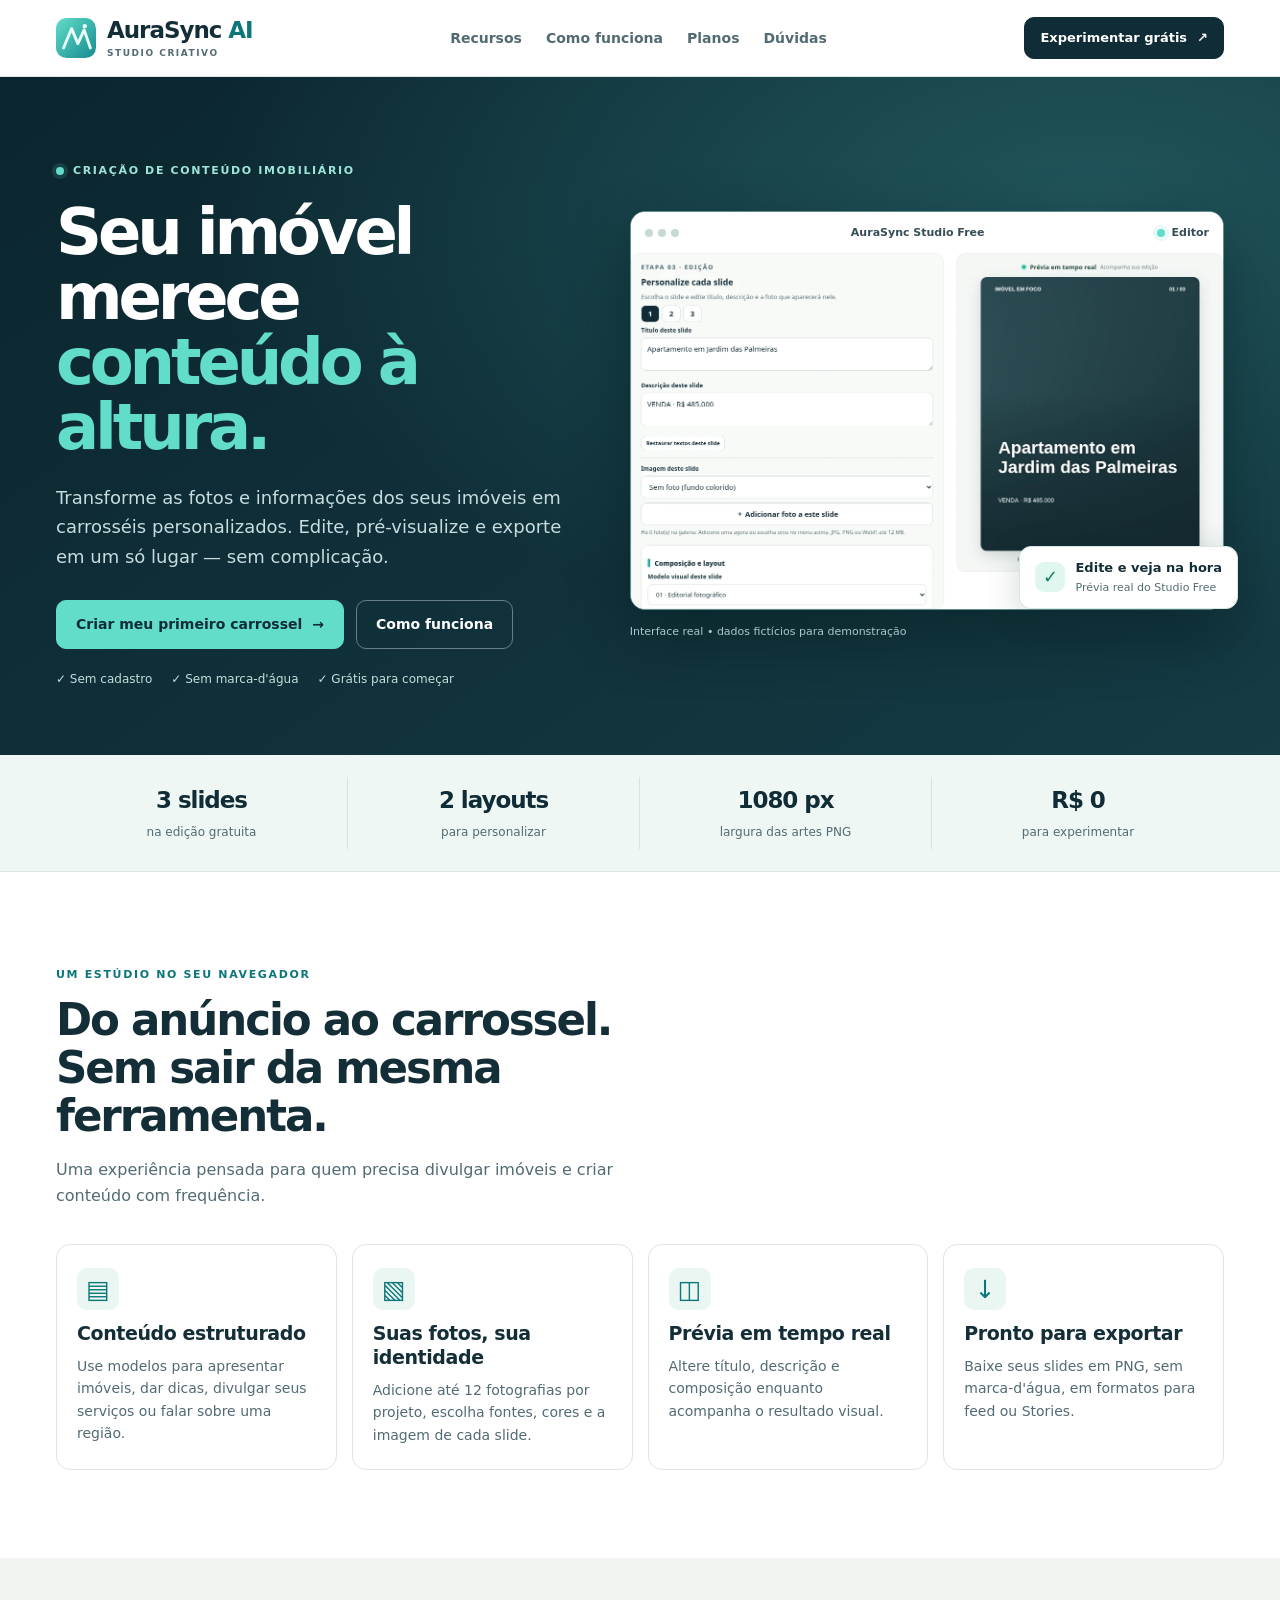
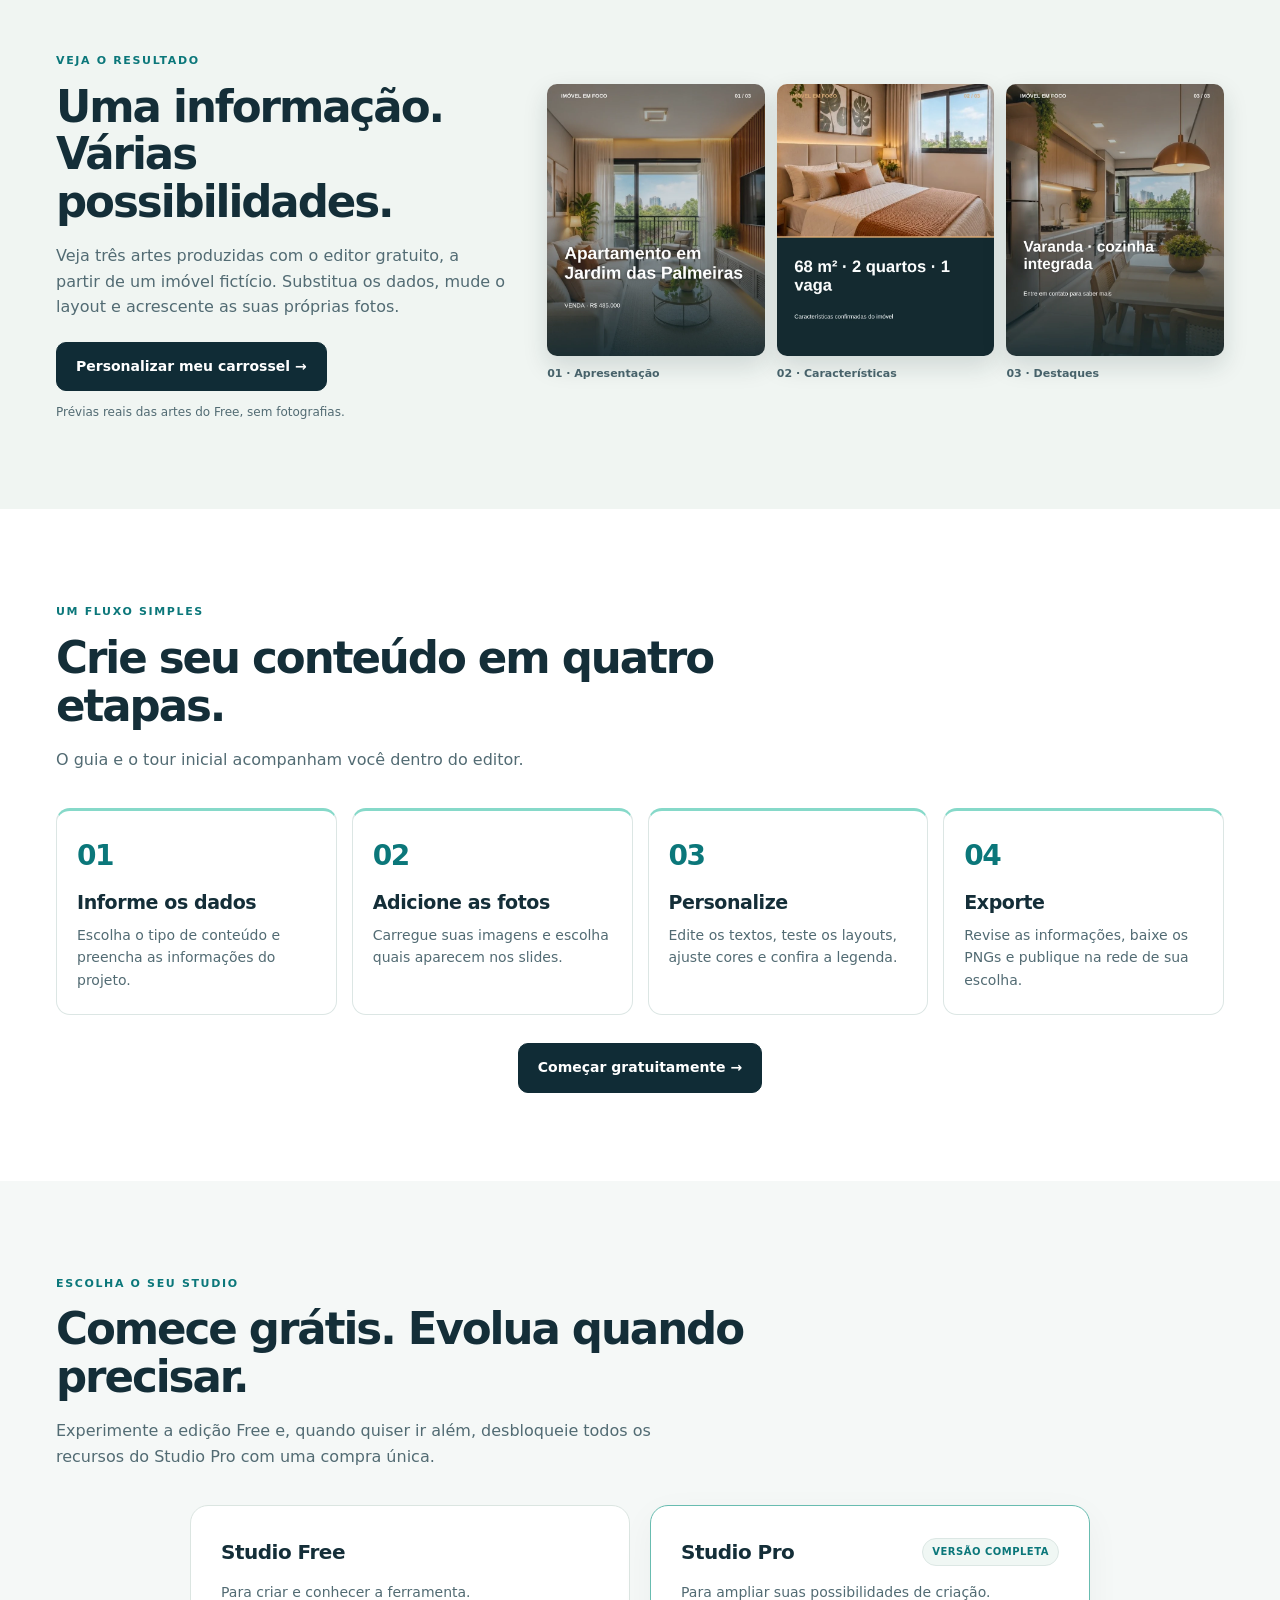
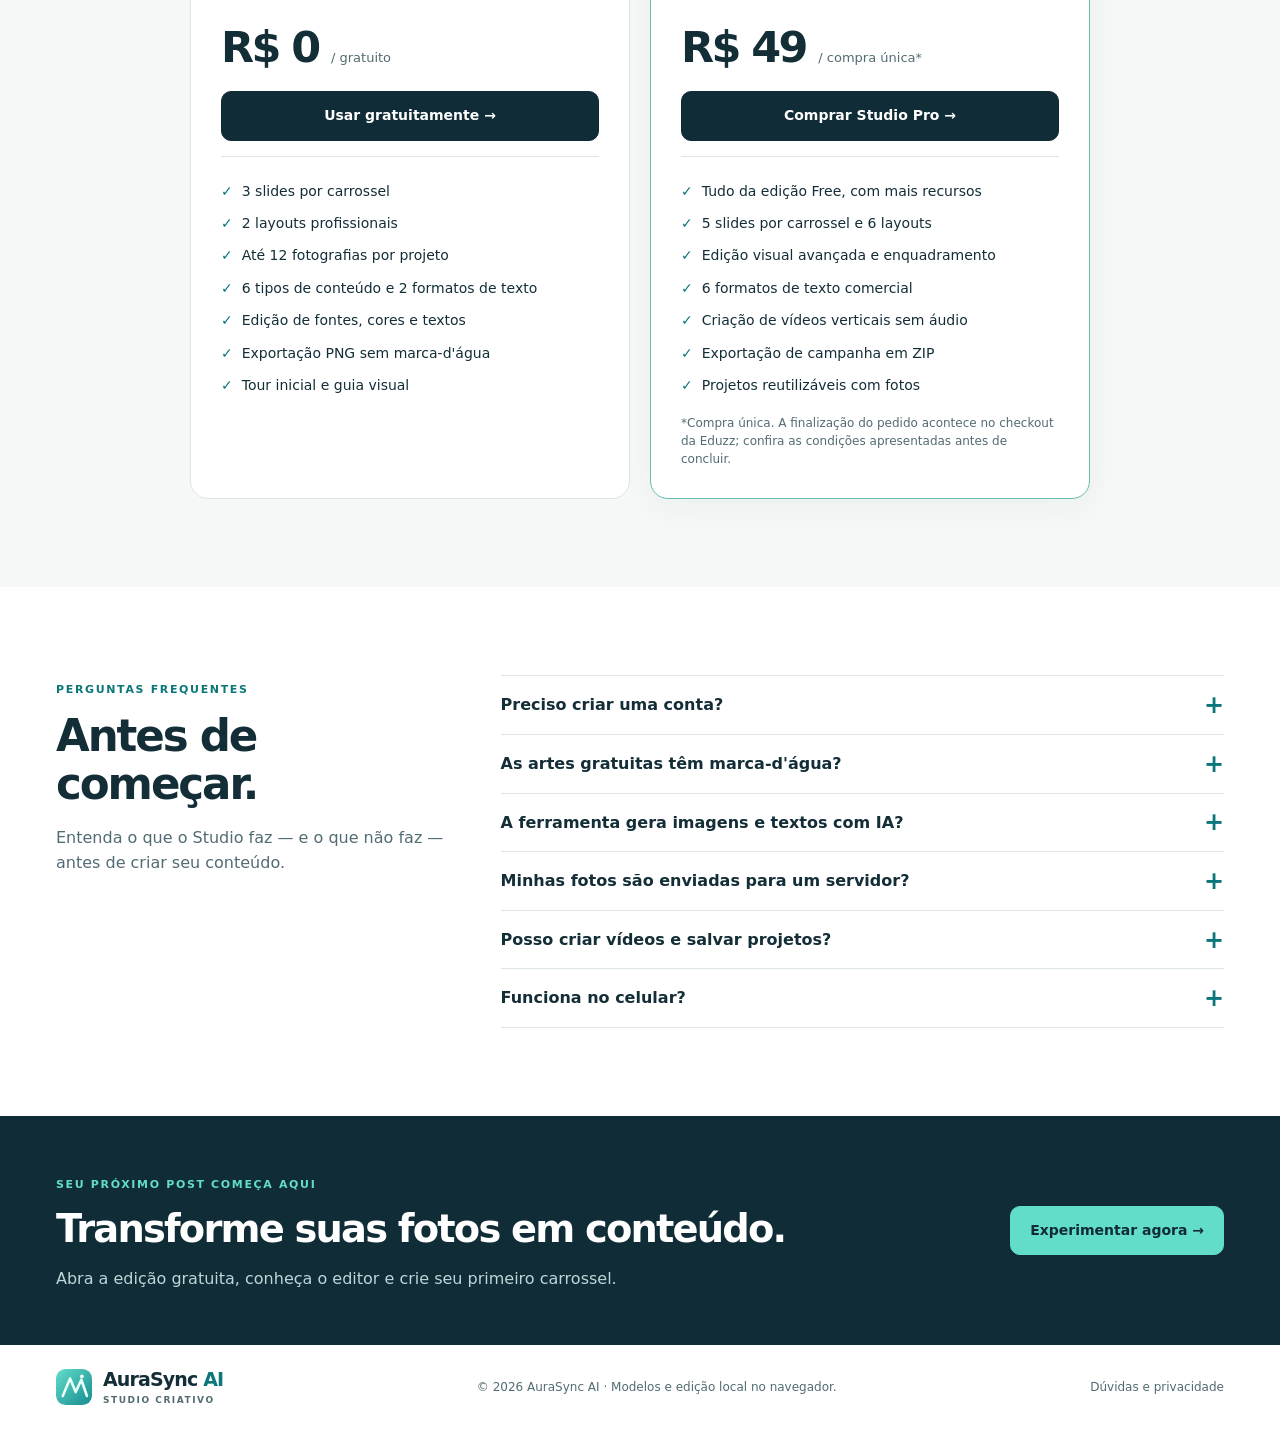
<file: index.html>
<!doctype html>
<html lang="pt-BR"><head><meta charset="utf-8"><meta name="viewport" content="width=device-width, initial-scale=1"><title>AuraSync Studio | Crie conteúdo imobiliário com facilidade</title><meta name="description" content="Crie carrosséis imobiliários personalizados com suas fotos, textos e layouts. Experimente o AuraSync Studio Free sem cadastro e exporte suas artes sem marca-d'água."><meta name="theme-color" content="#102c36"><meta property="og:title" content="AuraSync Studio — Seu imóvel merece conteúdo à altura"><meta property="og:description" content="Transforme fotos e informações em carrosséis. Experimente a edição gratuita."><meta property="og:type" content="website"><link rel="icon" href="assets/logo.svg" type="image/svg+xml"><link rel="stylesheet" href="css/landing.css"><script src="js/landing.js" defer></script></head>
<body><a class="skip" href="#main">Pular para o conteúdo</a><header class="header"><div class="container nav"><a href="./" class="brand" aria-label="AuraSync AI, início"><img src="assets/logo.svg" width="40" height="40" alt=""><span>AuraSync <b>AI</b><small>STUDIO CRIATIVO</small></span></a><button type="button" class="menu" aria-expanded="false" aria-controls="navlinks" aria-label="Abrir menu">☰</button><nav id="navlinks" aria-label="Navegação principal"><a href="#recursos">Recursos</a><a href="#como-funciona">Como funciona</a><a href="#planos">Planos</a><a href="#faq">Dúvidas</a></nav><a class="btn navcta" href="studio/">Experimentar grátis <span>↗</span></a></div></header>
<main id="main"><section class="hero"><div class="container hero-grid"><div class="hero-copy"><div class="eyebrow hero-label"><span class="status-dot"></span> CRIAÇÃO DE CONTEÚDO IMOBILIÁRIO</div><h1>Seu imóvel merece <em>conteúdo à altura.</em></h1><p>Transforme as fotos e informações dos seus imóveis em carrosséis personalizados. Edite, pré-visualize e exporte em um só lugar — sem complicação.</p><div class="actions"><a class="btn bright" href="studio/">Criar meu primeiro carrossel <span>→</span></a><a href="#como-funciona" class="btn ghost">Como funciona</a></div><div class="trust"><span>✓ Sem cadastro</span><span>✓ Sem marca-d'água</span><span>✓ Grátis para começar</span></div></div><div class="hero-visual"><div class="browser"><div class="browserbar"><span class="dots"><i></i><i></i><i></i></span><span>AuraSync Studio Free</span><span class="browser-live"><i></i> Editor</span></div><img src="assets/editor.webp" width="1234" height="741" alt="Captura real do editor: controles de texto e foto à esquerda, prévia de carrossel à direita."></div><div class="float-note"><span class="check-icon">✓</span><div><strong>Edite e veja na hora</strong><small>Prévia real do Studio Free</small></div></div><p class="visual-caption">Interface real • dados fictícios para demonstração</p></div></div></section>
<section class="quick"><div class="container quick-grid"><div><strong>3 slides</strong><span>na edição gratuita</span></div><div><strong>2 layouts</strong><span>para personalizar</span></div><div><strong>1080 px</strong><span>largura das artes PNG</span></div><div><strong>R$ 0</strong><span>para experimentar</span></div></div></section>
<section class="section" id="recursos"><div class="container"><div class="section-head"><span class="eyebrow">UM ESTÚDIO NO SEU NAVEGADOR</span><h2>Do anúncio ao carrossel.<br>Sem sair da mesma ferramenta.</h2><p>Uma experiência pensada para quem precisa divulgar imóveis e criar conteúdo com frequência.</p></div><div class="features"><article><span class="feature-icon">▤</span><h3>Conteúdo estruturado</h3><p>Use modelos para apresentar imóveis, dar dicas, divulgar seus serviços ou falar sobre uma região.</p></article><article><span class="feature-icon">▧</span><h3>Suas fotos, sua identidade</h3><p>Adicione até 12 fotografias por projeto, escolha fontes, cores e a imagem de cada slide.</p></article><article><span class="feature-icon">◫</span><h3>Prévia em tempo real</h3><p>Altere título, descrição e composição enquanto acompanha o resultado visual.</p></article><article><span class="feature-icon">↓</span><h3>Pronto para exportar</h3><p>Baixe seus slides em PNG, sem marca-d'água, em formatos para feed ou Stories.</p></article></div></div></section>
<section class="section sample" id="exemplos"><div class="container sample-grid"><div><span class="eyebrow">VEJA O RESULTADO</span><h2>Uma informação.<br>Várias possibilidades.</h2><p>Veja três artes produzidas com o editor gratuito, a partir de um imóvel fictício. Substitua os dados, mude o layout e acrescente as suas próprias fotos.</p><a class="btn" href="studio/">Personalizar meu carrossel →</a><p class="small muted">Prévias reais das artes do Free, sem fotografias.</p></div><div class="sample-cards"><figure><img src="assets/slide-1.webp" alt="Slide 1: apresentação do apartamento fictício"><figcaption>01 · Apresentação</figcaption></figure><figure><img src="assets/slide-2.webp" alt="Slide 2: características do apartamento fictício"><figcaption>02 · Características</figcaption></figure><figure><img src="assets/slide-3.webp" alt="Slide 3: destaques do apartamento fictício"><figcaption>03 · Destaques</figcaption></figure></div></div></section>
<section class="section" id="como-funciona"><div class="container"><div class="section-head"><span class="eyebrow">UM FLUXO SIMPLES</span><h2>Crie seu conteúdo em quatro etapas.</h2><p>O guia e o tour inicial acompanham você dentro do editor.</p></div><div class="steps-grid"><article><span class="step">01</span><h3>Informe os dados</h3><p>Escolha o tipo de conteúdo e preencha as informações do projeto.</p></article><article><span class="step">02</span><h3>Adicione as fotos</h3><p>Carregue suas imagens e escolha quais aparecem nos slides.</p></article><article><span class="step">03</span><h3>Personalize</h3><p>Edite os textos, teste os layouts, ajuste cores e confira a legenda.</p></article><article><span class="step">04</span><h3>Exporte</h3><p>Revise as informações, baixe os PNGs e publique na rede de sua escolha.</p></article></div><div class="center"><a href="studio/" class="btn">Começar gratuitamente →</a></div></div></section>
<section class="section plans" id="planos"><div class="container"><div class="section-head"><span class="eyebrow">ESCOLHA O SEU STUDIO</span><h2>Comece grátis. Evolua quando precisar.</h2><p>Experimente a edição Free e, quando quiser ir além, desbloqueie todos os recursos do Studio Pro com uma compra única.</p></div><div class="pricing"><article class="plan"><span class="plan-name">Studio Free</span><p>Para criar e conhecer a ferramenta.</p><div class="price">R$ 0 <small>/ gratuito</small></div><a href="studio/" class="btn wide">Usar gratuitamente →</a><ul><li>3 slides por carrossel</li><li>2 layouts profissionais</li><li>Até 12 fotografias por projeto</li><li>6 tipos de conteúdo e 2 formatos de texto</li><li>Edição de fontes, cores e textos</li><li>Exportação PNG sem marca-d'água</li><li>Tour inicial e guia visual</li></ul></article><article class="plan pro"><div class="plan-top"><span class="plan-name">Studio Pro</span><span class="pill">VERSÃO COMPLETA</span></div><p>Para ampliar suas possibilidades de criação.</p><div class="price">R$ 49 <small>/ compra única*</small></div><a class="btn wide pro-checkout" href="https://chk.eduzz.com/6W4GK8A60Z" target="_blank" rel="noopener noreferrer" aria-label="Comprar o AuraSync Studio Pro pelo checkout da Eduzz">Comprar Studio Pro →</a><ul><li>Tudo da edição Free, com mais recursos</li><li>5 slides por carrossel e 6 layouts</li><li>Edição visual avançada e enquadramento</li><li>6 formatos de texto comercial</li><li>Criação de vídeos verticais sem áudio</li><li>Exportação de campanha em ZIP</li><li>Projetos reutilizáveis com fotos</li></ul><p class="small">*Compra única. A finalização do pedido acontece no checkout da Eduzz; confira as condições apresentadas antes de concluir.</p></article></div></div></section>
<section class="section" id="faq"><div class="container faq-grid"><div><span class="eyebrow">PERGUNTAS FREQUENTES</span><h2>Antes de começar.</h2><p>Entenda o que o Studio faz — e o que não faz — antes de criar seu conteúdo.</p></div><div class="faq"><details><summary>Preciso criar uma conta?</summary><p>Não. A versão Free abre diretamente no navegador, sem cadastro.</p></details><details><summary>As artes gratuitas têm marca-d'água?</summary><p>Não. Você pode baixar os três slides em PNG, um por vez. Confira os dados reais e a identificação profissional exigida antes de publicar.</p></details><details><summary>A ferramenta gera imagens e textos com IA?</summary><p>Esta versão usa modelos de texto e regras programadas. Você fornece as próprias fotografias e pode editar os resultados. Não há geração de imagens ou textos por IA generativa.</p></details><details><summary>Minhas fotos são enviadas para um servidor?</summary><p>O editor processa as fotos e os dados localmente no navegador. A edição Free não salva projetos completos; exporte suas artes antes de fechar a página.</p></details><details><summary>Posso criar vídeos e salvar projetos?</summary><p>Esses recursos estão previstos na edição Pro. Os vídeos usam os slides e fotografias, sem áudio; o formato de exportação depende do navegador.</p></details><details><summary>Funciona no celular?</summary><p>A interface é responsiva. Para editar com mais espaço e facilitar a exportação, recomendamos um computador com Chrome ou Edge atualizado.</p></details></div></div></section>
<section class="final"><div class="container final-inner"><div><span class="eyebrow">SEU PRÓXIMO POST COMEÇA AQUI</span><h2>Transforme suas fotos em conteúdo.</h2><p>Abra a edição gratuita, conheça o editor e crie seu primeiro carrossel.</p></div><a class="btn bright" href="studio/">Experimentar agora →</a></div></section></main>
<footer><div class="container footer-row"><a href="./" class="brand"><img src="assets/logo.svg" width="36" height="36" alt=""><span>AuraSync <b>AI</b><small>STUDIO CRIATIVO</small></span></a><p>© 2026 AuraSync AI · Modelos e edição local no navegador.</p><a href="#faq">Dúvidas e privacidade</a></div></footer></body></html>
</file>
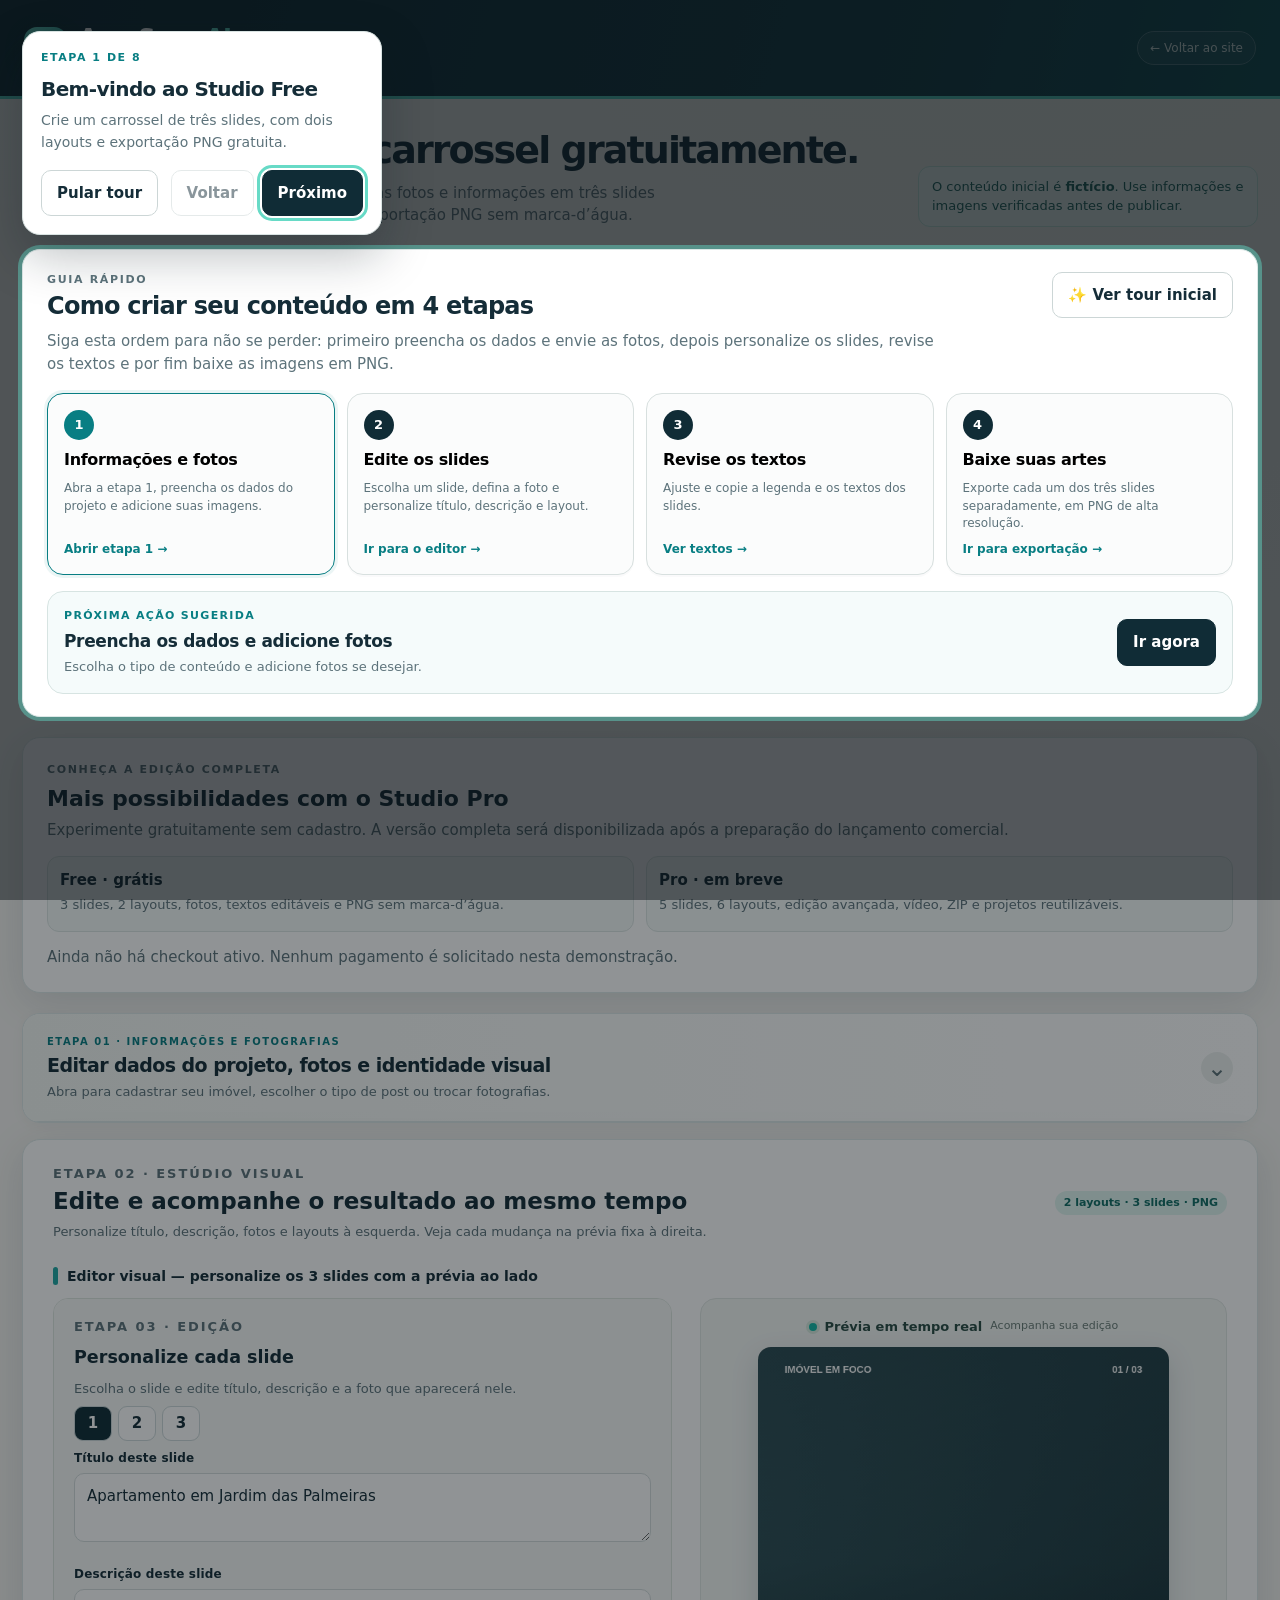
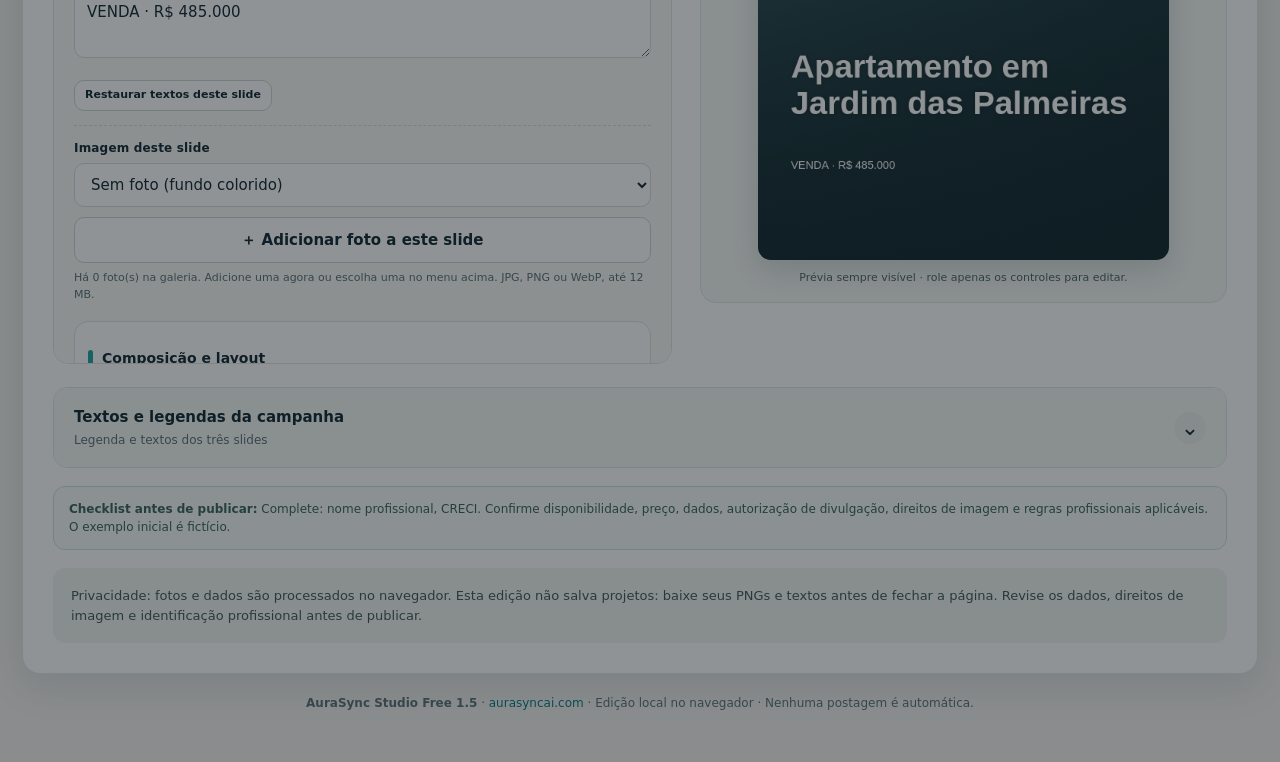
<file: studio/index.html>
<!DOCTYPE html>

<html lang="pt-BR"><head><meta charset="utf-8"/><meta content="width=device-width,initial-scale=1" name="viewport"/><title>AuraSync Studio Free | Crie seu primeiro carrossel</title><meta content="Crie gratuitamente um carrossel de três slides, com fotos, dois layouts e exportação PNG." name="description"/><link href="data:image/svg+xml,%3Csvg%20xmlns%3D%22http%3A//www.w3.org/2000/svg%22%20viewBox%3D%220%200%2064%2064%22%3E%3Crect%20width%3D%2264%22%20height%3D%2264%22%20rx%3D%2214%22%20fill%3D%22%23102c36%22/%3E%3Cpath%20d%3D%22M10%2048L24%2015L35%2039L46%2018L56%2048%22%20fill%3D%22none%22%20stroke%3D%22%2362ddc9%22%20stroke-width%3D%226%22%20stroke-linecap%3D%22round%22%20stroke-linejoin%3D%22round%22/%3E%3C/svg%3E" rel="icon"/><meta content="#102c36" name="theme-color"/><meta content="AuraSync Studio Free" property="og:title"/><meta content="Experimente dois layouts e exporte três slides em PNG gratuitamente." property="og:description"/><link href="./css/style.css" rel="stylesheet"/></head><body>
<header class="top"><div><div class="brand"><span aria-hidden="true" class="brand-icon"><svg fill="none" viewbox="0 0 48 48" xmlns="http://www.w3.org/2000/svg"><path d="M9 34L19 13L26 27L33 15L40 34" stroke="currentColor" stroke-linecap="round" stroke-linejoin="round" stroke-width="4.2"></path><circle cx="34" cy="11" fill="currentColor" r="3"></circle></svg></span><span class="brand-lockup"><span class="brand-word">AuraSync <span>AI</span></span><span class="brand-product">Studio Free · Editor criativo</span></span></div></div><a class="topmark" href="../" style="display:inline-block;text-decoration:none">← Voltar ao site</a></header>
<main class="wrap"><div class="intro"><div><h1>Crie seu primeiro carrossel gratuitamente.</h1><p>Experimente o AuraSync Studio: transforme suas fotos e informações em três slides personalizados, com prévia em tempo real e exportação PNG sem marca-d’água.</p></div><div class="banner">O conteúdo inicial é <strong>fictício</strong>. Use informações e imagens verificadas antes de publicar.</div></div>
<section class="guide panel" id="guide">
<div class="guide-head">
<div class="guide-head-top">
<div>
<p class="eyebrow">Guia rápido</p>
<h2>Como criar seu conteúdo em 4 etapas</h2>
<p>Siga esta ordem para não se perder: primeiro preencha os dados e envie as fotos, depois personalize os slides, revise os textos e por fim baixe as imagens em PNG.</p>
</div>
<button class="btn secondary tour-trigger" id="startTour" type="button">✨ Ver tour inicial</button>
</div>
</div>
<div class="guide-grid" id="guideGrid">
<button class="guide-card current" data-go="planningPanel" data-step="1" type="button">
<span class="step-badge">1</span>
<strong>Informações e fotos</strong>
<small>Abra a etapa 1, preencha os dados do projeto e adicione suas imagens.</small>
<span class="guide-action">Abrir etapa 1 →</span>
</button>
<button class="guide-card" data-go="editor" data-step="2" type="button">
<span class="step-badge">2</span>
<strong>Edite os slides</strong>
<small>Escolha um slide, defina a foto e personalize título, descrição e layout.</small>
<span class="guide-action">Ir para o editor →</span>
</button>
<button class="guide-card" data-go="textLibrary" data-step="3" type="button">
<span class="step-badge">3</span>
<strong>Revise os textos</strong>
<small>Ajuste e copie a legenda e os textos dos slides.</small>
<span class="guide-action">Ver textos →</span>
</button>
<button class="guide-card" data-go="png" data-step="4" type="button">
<span class="step-badge">4</span>
<strong>Baixe suas artes</strong>
<small>Exporte cada um dos três slides separadamente, em PNG de alta resolução.</small>
<span class="guide-action">Ir para exportação →</span>
</button>
</div>
<div class="next-step-box" id="nextStepBox">
<div>
<p class="next-step-label">Próxima ação sugerida</p>
<strong id="nextStepTitle">Comece pela etapa 1</strong>
<div class="next-step-text" id="nextStepText">Abra “Informações e fotografias” e adicione pelo menos uma foto para começar.</div>
</div>
<button class="btn" data-go="planningPanel" id="nextStepBtn" type="button">Ir agora</button>
</div>
</section><section class="free-offer panel" id="proInfo"><div><p class="eyebrow">Conheça a edição completa</p><h2>Mais possibilidades com o Studio Pro</h2><p>Experimente gratuitamente sem cadastro. A versão completa será disponibilizada após a preparação do lançamento comercial.</p></div><div class="free-compare"><div><strong>Free · grátis</strong><p>3 slides, 2 layouts, fotos, textos editáveis e PNG sem marca-d’água.</p></div><div><strong>Pro · em breve</strong><p>5 slides, 6 layouts, edição avançada, vídeo, ZIP e projetos reutilizáveis.</p></div></div><p class="note">Ainda não há checkout ativo. Nenhum pagamento é solicitado nesta demonstração.</p></section>
<div class="layout">
<details class="panel planning-panel" id="planningPanel">
<summary class="panelhead planning-summary"><span class="planning-summary-text"><span class="eyebrow">Etapa 01 · Informações e fotografias</span><span class="planning-title">Editar dados do projeto, fotos e identidade visual</span><span class="planning-subtitle">Abra para cadastrar seu imóvel, escolher o tipo de post ou trocar fotografias.</span></span><span aria-hidden="true" class="planning-chevron">⌄</span></summary>
<form class="fields" id="form" onsubmit="return false"><div class="field projectName"><label class="label" for="projectName">Nome do projeto</label><input id="projectName" maxlength="100" placeholder="Ex.: Campanha apartamento centro" value="Apartamento Jardim das Palmeiras"/><small class="note">Use um nome para identificar o arquivo do projeto.</small></div>
<div class="field"><label class="label" for="postType">Tipo de conteúdo</label><select id="postType"><option value="imovel">Divulgação de imóvel</option><option value="comprador">Dica para compradores</option><option value="vendedor">Dica para proprietários</option><option value="servico">Serviços do corretor</option><option value="bairro">Bairro / região</option><option value="institucional">Apresentação profissional</option></select></div>
<div id="propertyFields">
<div class="section-title">Características do imóvel</div>
<div class="twocol"><div class="field"><label class="label" for="tipo">Tipo de imóvel</label><select id="tipo"><option>Apartamento</option><option>Casa</option><option>Sobrado</option><option>Studio</option><option>Terreno</option><option>Imóvel comercial</option></select></div><div class="field"><label class="label" for="operacao">Finalidade</label><select id="operacao"><option>Venda</option><option>Locação</option></select></div></div>
<div class="twocol"><div class="field"><label class="label" for="bairro">Bairro / região</label><input id="bairro" value="Jardim das Palmeiras"/></div><div class="field"><label class="label" for="cidade">Cidade</label><input id="cidade" value="Mogi das Cruzes"/></div></div>
<div class="threecol"><div class="field"><label class="label" for="area">Área (m²)</label><input id="area" min="0" type="number" value="68"/></div><div class="field"><label class="label" for="quartos">Quartos</label><input id="quartos" min="0" type="number" value="2"/></div><div class="field"><label class="label" for="vagas">Vagas</label><input id="vagas" min="0" type="number" value="1"/></div></div>
<div class="twocol"><div class="field"><label class="label" for="preco">Preço (R$)</label><input id="preco" min="0" step="1" type="number" value="485000"/></div><div class="field"><label class="label" for="codigo">Código</label><input id="codigo" value="AP-204"/></div></div>
<div class="field"><label class="label" for="destaques">Destaques comprovados</label><textarea id="destaques">Varanda, cozinha integrada, próximo ao centro</textarea><small class="note">Separe por vírgulas. Não inclua características não verificadas.</small></div>
</div>
<div hidden="" id="topicFields"><div class="section-title">Briefing do conteúdo</div>
<div class="field"><label class="label" for="assunto">Título ou assunto</label><input id="assunto" maxlength="180" value="Como se preparar para visitar um imóvel"/></div>
<div class="field"><label class="label" for="publico">Público (opcional)</label><input id="publico" maxlength="100" value="Pessoas pesquisando imóveis"/></div>
<div class="field"><label class="label" for="pontos">Três pontos que deseja comunicar</label><textarea id="pontos">Defina prioridades, Confira a documentação, Prepare suas perguntas</textarea><small class="note">Escreva informações verdadeiras e úteis, separadas por vírgula.</small></div>
<div class="field"><label class="label" for="cta">Chamada para ação</label><input id="cta" maxlength="150" value="Entre em contato para tirar dúvidas"/></div>
</div>
<div class="section-title">Objetivo e identidade</div>
<div class="twocol"><div class="field"><label class="label" for="objetivo">Objetivo</label><select id="objetivo"><option value="lancamento">Apresentar novidade</option><option value="visita">Estimular contato</option><option value="detalhes">Explicar detalhes</option></select></div><div class="field"><label class="label" for="tom">Tom da comunicação</label><select id="tom"><option value="direto">Direto</option><option value="consultivo">Consultivo</option><option value="elegante">Editorial</option></select></div></div>
<div class="twocol"><div class="field"><label class="label" for="visual">Paleta-base</label><select id="visual"><option value="noturno">Editorial noturno</option><option value="areia">Areia sofisticada</option><option value="azul">Azul urbano</option></select></div><div class="field"><label class="label" for="fonte">Fonte dos slides</label><select id="fonte"><option value="system">Moderna (Arial)</option><option value="editorial">Editorial (Georgia)</option><option value="rounded">Expressiva (Trebuchet)</option><option value="condensed">Impacto (Arial Narrow)</option><option value="mono">Geométrica (Verdana)</option><option value="classic">Clássica (Palatino)</option></select></div></div>
<div class="twocol"><div class="field"><label class="label" for="corTexto">Cor do texto</label><input id="corTexto" type="color" value="#ffffff"/></div><div class="field"><label class="label" for="corFundo">Cor do fundo / sobreposição</label><input id="corFundo" type="color" value="#142a31"/></div><div class="field"><label class="label" for="corDestaque">Cor de destaque da marca</label><input id="corDestaque" type="color" value="#ddaa73"/></div></div>
<div class="twocol"><div class="field"><label class="label" for="formato">Tamanho da arte</label><select id="formato"><option value="4:5">Instagram 4:5 (1080 × 1350)</option><option value="9:16">Story 9:16 (1080 × 1920)</option><option value="1:1">Quadrado 1:1 (1080 × 1080)</option></select></div><div class="field"><label class="label" for="nome">Nome profissional</label><input id="nome" placeholder="Nome do corretor"/></div></div>
<div class="twocol"><div class="field"><label class="label" for="creci">CRECI</label><input id="creci" placeholder="CRECI-SP 123456-F"/></div><div class="field"><label class="label" for="contato">Contato profissional</label><input id="contato" placeholder="WhatsApp / site"/></div></div>
<div class="section-title">Galeria de imagens</div>
<div class="field"><label class="label" for="fotos">Adicionar até 12 fotos (JPG, PNG, WebP)</label><input accept="image/jpeg,image/png,image/webp" id="fotos" multiple="" type="file"/><small class="note">Até 12 MB por arquivo. Fotos serão reduzidas para processamento local. Clique em uma foto para aplicá-la ao slide selecionado.</small></div>
<div class="imgcount" id="imgcount">0 de 12 fotos carregadas</div><div aria-label="Fotos carregadas" class="assetgrid" id="gallery"></div>
<div class="btns" style="margin-top:16px"><button class="btn secondary" id="sample" type="button">↺ Exemplo</button><button class="btn secondary" id="clearPhotos" type="button">Limpar fotos</button></div>
</form></details>
<section class="panel editor-panel" id="editor"><div class="workspace">
<div class="ws-top"><div><p class="eyebrow">Etapa 02 · Estúdio visual</p><h2>Edite e acompanhe o resultado ao mesmo tempo</h2><p>Personalize título, descrição, fotos e layouts à esquerda. Veja cada mudança na prévia fixa à direita.</p></div><span class="tag">2 layouts · 3 slides · PNG</span></div>
<div class="section-title">Editor visual — personalize os 3 slides com a prévia ao lado</div>
<div class="slides">
<div class="slidecontrol"><p class="eyebrow">Etapa 03 · Edição</p><h3 style="margin:0">Personalize cada slide</h3><p>Escolha o slide e edite título, descrição e a foto que aparecerá nele.</p><div class="numbers" id="slideButtons"><button aria-label="Slide 1" class="current" data-slide="0" type="button">1</button><button aria-label="Slide 2" data-slide="1" type="button">2</button><button aria-label="Slide 3" data-slide="2" type="button">3</button></div>
<div class="field"><label class="label" for="slideTitle">Título deste slide</label><textarea id="slideTitle" maxlength="230" rows="2"></textarea></div>
<div class="field"><label class="label" for="slideSub">Descrição deste slide</label><textarea id="slideSub" maxlength="260" rows="2"></textarea></div>
<div class="btns"><button class="btn secondary inline-btn" id="resetSlide" type="button">Restaurar textos deste slide</button></div>
<div class="section-divider"><label class="label" for="photoForSlide">Imagem deste slide</label><select id="photoForSlide"><option value="">Sem foto (fundo colorido)</option></select>
<div class="slide-photo-upload"><button class="btn secondary slide-photo-button" id="addSlidePhoto" type="button">＋ Adicionar foto a este slide</button><input accept="image/jpeg,image/png,image/webp" aria-label="Selecionar foto para o slide atual" hidden="" id="slidePhotoFile" type="file"/><small class="note" id="slidePhotoHint">Selecione uma foto do computador ou use uma que já esteja na galeria. JPG, PNG ou WebP, até 12 MB; máximo de 12 imagens no projeto.</small></div></div>
<div class="advanced" id="advanced">
<div class="section-title">Composição e layout</div>
<label class="label" for="layoutPreset">Modelo visual deste slide</label>
<select id="layoutPreset"><option value="editorial">01 · Editorial fotográfico</option><option value="split">02 · Divisão elegante</option></select>
<div aria-label="Escolher layout" class="layoutChoices" id="layoutChoices">
<button data-layout="editorial" type="button"><span class="layout-thumb thumb-editorial"></span><span>Editorial</span></button>
<button data-layout="split" type="button"><span class="layout-thumb thumb-split"></span><span>Dividido</span></button>
</div>
<div class="btns"><button class="btn secondary inline-btn" id="resetVisual" type="button">Restaurar estilo deste slide</button></div>
</div>
<button class="btn fullBtn" id="png" type="button">↓ Baixar slide PNG</button></div>
<aside aria-label="Visualização permanente do slide" class="preview-column">
<div class="preview-heading"><span aria-hidden="true" class="preview-live-dot"></span><strong>Prévia em tempo real</strong><span class="preview-live-label">Acompanha sua edição</span></div>
<div aria-label="Prévia visual do slide" class="preview" id="preview"><canvas aria-label="Prévia real do slide" id="previewCanvas"></canvas></div>
<div class="preview-tip">Prévia sempre visível · role apenas os controles para editar.</div>
</aside>
</div>
<details class="text-library" id="textLibrary">
<summary><span><strong>Textos e legendas da campanha</strong><small>Legenda e textos dos três slides</small></span><span aria-hidden="true" class="text-library-arrow">⌄</span></summary>
<div class="text-library-content"><div aria-label="Formato de texto" class="tabs" id="tabs" role="tablist"><button aria-selected="true" class="tab active" data-tab="legenda" role="tab">Legenda</button><button aria-selected="false" class="tab" data-tab="carrossel" role="tab">Carrossel</button></div>
<div class="subsection"><h3 id="outtitle">Legenda</h3><div class="btns"><button class="btn secondary inline-btn" id="copy" type="button">Copiar</button><button class="btn secondary inline-btn" id="download" type="button">Baixar TXT</button><button class="btn soft inline-btn" id="regenText" type="button">Restaurar modelo</button></div></div>
<p class="edittop">Você pode editar este texto livremente; alterações são preservadas ao trocar de aba. "Restaurar modelo" desfaz a edição da aba atual.</p><label class="label" for="output">Texto editável</label><textarea aria-label="Editar texto de divulgação" class="output output-edit" id="output"></textarea>
</div>
</details>
<div class="check" id="check"></div><div class="steps">Privacidade: fotos e dados são processados no navegador. Esta edição não salva projetos: baixe seus PNGs e textos antes de fechar a página. Revise os dados, direitos de imagem e identificação profissional antes de publicar.</div>
</div></section>
</div><div class="foot"><strong>AuraSync Studio Free 1.5</strong> · <a class="brand-domain" href="../" style="color:#087e83">aurasyncai.com</a> · Edição local no navegador · Nenhuma postagem é automática.</div></main><div class="tour-backdrop" hidden="" id="tourBackdrop"></div>
<div aria-labelledby="tourTitle" aria-modal="true" class="tour-popover" hidden="" id="tourPopover" role="dialog">
<div class="tour-step" id="tourStepLabel">Etapa 1 de 7</div>
<h3 id="tourTitle">Tour do AuraSync Studio</h3>
<p id="tourText">Vamos conhecer a interface.</p>
<div class="tour-actions">
<button class="btn secondary" id="tourSkip" type="button">Pular tour</button>
<div class="tour-nav">
<button class="btn secondary" id="tourPrev" type="button">Voltar</button>
<button class="btn" id="tourNext" type="button">Próximo</button>
</div>
</div>
</div>
<div aria-live="polite" class="toast" id="toast" role="status"></div>
<script defer="" src="./js/app.js"></script></body></html>
</file>
<file: css/landing.css>
:root{--ink:#142e38;--muted:#526b73;--teal:#0b777a;--mint:#62ddc9;--dark:#102c36;--paper:#f7f9f7;--line:#dce6e4}*{box-sizing:border-box}html{scroll-behavior:smooth;scroll-padding-top:88px}body{margin:0;font:16px/1.6 system-ui,-apple-system,BlinkMacSystemFont,"Segoe UI",sans-serif;color:var(--ink);background:#fff}a{color:inherit;text-decoration:none}button{font:inherit}button,a,summary{-webkit-tap-highlight-color:transparent}a:focus-visible,button:focus-visible,summary:focus-visible{outline:3px solid #20aea3;outline-offset:4px}img{display:block;max-width:100%}.container{max-width:1240px;margin:auto;padding:0 36px}.header{position:sticky;top:0;z-index:5;background:#fff;border-bottom:1px solid var(--line)}.nav{height:76px;display:flex;align-items:center;gap:26px;justify-content:space-between}.brand{display:flex;align-items:center;gap:11px;font-size:23px;font-weight:800;letter-spacing:-.045em;line-height:1.08;white-space:nowrap}.brand b{color:var(--teal)}.brand small{display:block;font-size:9px;letter-spacing:.17em;font-weight:750;color:var(--muted);margin-top:6px}.nav nav{display:flex;gap:24px;align-items:center;font-size:14px;color:var(--muted);font-weight:600}.nav nav a:hover{color:var(--teal)}.btn{display:inline-flex;align-items:center;justify-content:center;gap:10px;padding:14px 19px;border:1px solid var(--dark);background:var(--dark);color:white;border-radius:10px;font-size:14px;font-weight:750;line-height:1.4;transition:transform .18s,background .18s;text-align:center}.btn:hover{background:#1e4e57;transform:translateY(-2px)}.navcta{font-size:13px;padding:11px 15px}.menu{display:none;border:1px solid var(--line);border-radius:8px;padding:6px 12px;background:#fff;color:var(--ink)}.hero{background:radial-gradient(ellipse at 85% 18%,#20545a 0%,transparent 58%),linear-gradient(145deg,#0b252e,#153b44);color:#fff;padding:85px 0 65px;overflow:hidden}.hero-grid{display:grid;grid-template-columns:1fr 1.13fr;gap:48px;align-items:center}.eyebrow{display:inline-block;font-size:11px;font-weight:800;letter-spacing:.15em;color:var(--teal)}.hero-label{color:#9de6d9;display:flex;align-items:center;gap:9px}.status-dot,.browser-live i{width:8px;height:8px;border-radius:50%;background:var(--mint);box-shadow:0 0 0 4px #62ddc924}h1,h2,h3,p{margin:0}h1{font-size:clamp(44px,5vw,72px);line-height:1.02;letter-spacing:-.065em;margin:20px 0 22px;font-weight:760}h1 em{display:block;color:var(--mint);font-style:normal}h2{font-size:clamp(32px,3.4vw,48px);line-height:1.1;letter-spacing:-.047em;margin:12px 0 16px;font-weight:760}h3{font-size:19px;line-height:1.25;letter-spacing:-.022em;margin:12px 0 9px}.hero-copy>p{font-size:18px;line-height:1.65;color:#c7dcdf;max-width:510px}.actions{display:flex;flex-wrap:wrap;gap:12px;margin:28px 0 21px}.bright{background:var(--mint);border-color:var(--mint);color:#102c36}.bright:hover{background:#a2f0e3}.ghost{background:transparent;border-color:#678085;color:white}.ghost:hover{background:#1b454d}.trust{display:flex;flex-wrap:wrap;gap:10px 19px;font-size:12px;color:#c2dedb}.hero-visual{position:relative;min-width:0}.browser{border-radius:15px;background:#eff4f2;border:1px solid #5f8f91;overflow:hidden;box-shadow:0 25px 60px #00191c77}.browserbar{padding:12px 14px;background:#fff;display:flex;align-items:center;justify-content:space-between;font-size:11px;font-weight:700;color:#344d57}.dots{display:flex;gap:5px}.dots i{width:8px;height:8px;border-radius:50%;background:#c6d9d6}.browser-live{display:flex;align-items:center;gap:7px}.browser img{width:100%;height:auto}.float-note{position:absolute;bottom:32px;right:-14px;background:#fff;color:var(--ink);border:1px solid #d5e8e3;box-shadow:0 8px 35px #102c3633;border-radius:12px;padding:11px 15px;display:flex;gap:10px;align-items:center;font-size:13px}.float-note small{display:block;color:var(--muted);font-size:11px}.check-icon{background:#e0f7ef;color:#128069;display:grid;place-items:center;width:30px;height:30px;border-radius:9px;font-size:18px}.visual-caption{font-size:11px;margin-top:13px;color:#aac7c9}.quick{background:#eff7f5;border-bottom:1px solid var(--line)}.quick-grid{display:grid;grid-template-columns:repeat(4,1fr);padding-top:22px;padding-bottom:22px}.quick-grid div{padding:5px 22px;text-align:center;border-right:1px solid #d4e4df}.quick-grid div:last-child{border:0}.quick strong{display:block;font-size:23px;letter-spacing:-.045em;color:var(--dark)}.quick span{font-size:12px;color:var(--muted)}.section{padding:88px 0}.section-head{max-width:700px;margin-bottom:36px}.section-head p,.sample-grid>div>p,.faq-grid>div>p{color:var(--muted);font-size:16px;max-width:630px}.features,.steps-grid{display:grid;grid-template-columns:repeat(4,minmax(0,1fr));gap:15px}.features article,.steps-grid article{border:1px solid var(--line);border-radius:14px;padding:23px 20px;background:#fff}.features p,.steps-grid p{font-size:14px;color:var(--muted)}.feature-icon{display:grid;place-items:center;background:#eaf6f2;width:42px;height:42px;border-radius:10px;color:var(--teal);font-size:25px;line-height:1}.sample{background:#f0f5f2}.sample-grid{display:grid;grid-template-columns:.8fr 1.2fr;gap:40px;align-items:center}.sample-grid .btn{margin-top:22px}.small{font-size:12px!important;line-height:1.5}.muted{color:var(--muted)}.sample-grid .small{margin-top:12px}.sample-cards{display:grid;grid-template-columns:repeat(3,minmax(0,1fr));gap:12px;align-items:end}.sample-cards figure{margin:0}.sample-cards img{width:100%;aspect-ratio:4/5;object-fit:cover;border-radius:10px;box-shadow:0 10px 24px #12302c26}.sample-cards figcaption{font-size:11px;font-weight:650;margin-top:9px;color:#47626a}.step{font-size:28px;color:var(--teal);font-weight:750;letter-spacing:-.05em}.steps-grid article{border-top:3px solid #86d9c9}.center{text-align:center;margin-top:28px}.plans{background:#f5f8f7}.pricing{display:grid;grid-template-columns:repeat(2,minmax(0,1fr));gap:20px;max-width:900px;margin:0 auto}.plan{background:white;border:1px solid #dbe5e1;border-radius:18px;padding:30px;display:flex;flex-direction:column;gap:13px}.plan.pro{border:1px solid #68bcb0;box-shadow:0 10px 35px #12302c0b}.plan-name{font-size:20px;font-weight:800;letter-spacing:-.025em}.plan p{color:var(--muted);font-size:14px}.plan-top{display:flex;align-items:center;justify-content:space-between;gap:8px}.pill{border:1px solid #dce7e4;background:#f0f7f4;border-radius:99px;color:var(--teal);font-size:10px;padding:5px 9px;letter-spacing:.05em;font-weight:800}.price{font-size:43px;font-weight:800;letter-spacing:-.06em;line-height:1.15;margin:6px 0}.price small{font-size:13px;letter-spacing:0;color:var(--muted);font-weight:500}.wide{width:100%}.unavailable{background:#edf3f1;color:#596f70;border-color:#d6e2df;cursor:not-allowed}.unavailable:hover{background:#edf3f1;transform:none}.plan ul{padding:18px 0 0;margin:2px 0 0;border-top:1px solid var(--line);list-style:none}.plan li{font-size:14px;padding:5px 0;display:flex;gap:9px;align-items:flex-start}.plan li:before{content:'✓';color:var(--teal);font-weight:800}.faq-grid{display:grid;grid-template-columns:.7fr 1.3fr;gap:55px}.faq details{border-bottom:1px solid var(--line);padding:16px 0}.faq details:first-child{border-top:1px solid var(--line)}.faq summary{cursor:pointer;font-weight:700;list-style:none;display:flex;justify-content:space-between;gap:18px;align-items:center}.faq summary::-webkit-details-marker{display:none}.faq summary:after{content:'+';color:var(--teal);font-size:24px;line-height:1}.faq details[open] summary:after{content:'−'}.faq p{font-size:14px;color:var(--muted);padding-top:9px;max-width:650px}.final{background:var(--dark);color:white;padding:54px 0}.final .eyebrow{color:var(--mint)}.final h2{font-size:clamp(28px,3vw,42px)}.final p{color:#bfd6d8}.final-inner{display:flex;align-items:center;justify-content:space-between;gap:24px}footer{padding:24px 0;background:#fff}.footer-row{display:flex;align-items:center;justify-content:space-between;gap:20px;flex-wrap:wrap}.footer-row p,.footer-row>a:last-child{font-size:12px;color:var(--muted)}.footer-row .brand{font-size:19px}.skip{position:fixed;top:-80px;left:15px;z-index:20;background:white;padding:10px}.skip:focus{top:10px}.reveal{animation:appear .6s ease both}@keyframes appear{from{opacity:0;transform:translateY(13px)}to{opacity:1;transform:translateY(0)}}@media(max-width:1000px){.nav nav{gap:14px}.hero-grid{gap:22px}.hero{padding:60px 0}.features,.steps-grid{grid-template-columns:repeat(2,1fr)}.float-note{right:4px}.navcta{display:none}.sample-grid{grid-template-columns:1fr}.sample-cards{max-width:720px}}@media(max-width:650px){.container{padding-left:20px;padding-right:20px}.nav{height:66px}.menu{display:block}.nav nav{display:none;position:absolute;top:65px;left:0;right:0;background:#fff;padding:20px;border-bottom:1px solid var(--line)}.nav nav.open{display:flex;flex-direction:column;align-items:stretch}.hero{padding:40px 0 36px}.hero-grid{grid-template-columns:1fr;gap:33px}h1{font-size:clamp(43px,11vw,56px)}.hero-copy>p{font-size:16px}.actions .btn{width:100%}.hero-visual{padding-bottom:10px}.float-note{bottom:28px;right:8px;padding:8px}.float-note small{font-size:10px}.quick-grid{grid-template-columns:repeat(2,1fr);gap:12px;padding-top:18px;padding-bottom:18px}.quick-grid div:nth-child(2){border:0}.quick strong{font-size:21px}.section{padding:55px 0}.section-head{margin-bottom:25px}.features,.steps-grid{gap:10px}.features article,.steps-grid article{padding:16px 13px}.features h3,.steps-grid h3{font-size:17px}.features p,.steps-grid p{font-size:13px}.sample-cards{gap:7px}.sample-cards figcaption{font-size:10px}.pricing,.faq-grid{grid-template-columns:1fr;gap:18px}.plan{padding:22px}.final-inner{align-items:flex-start;flex-direction:column}.final .btn{width:100%}.footer-row{align-items:flex-start;flex-direction:column;gap:13px}}@media(prefers-reduced-motion:reduce){html{scroll-behavior:auto}*,*::before,*::after{animation:none!important;transition:none!important}}

/* Pro checkout CTA */
.pro-checkout{display:flex;align-items:center;justify-content:center;text-align:center;text-decoration:none;cursor:pointer}
.pro-checkout:hover{filter:brightness(1.06);transform:translateY(-1px)}
.pro-checkout:focus-visible{outline:3px solid #d8a76d;outline-offset:3px}
</file>
<file: studio/css/style.css>
:root{color-scheme:light;--ink:#182c33;--muted:#637379;--paper:#f7f5f1;--line:#dfe5e4;--accent:#a56b45;--navy:#142a31;--shadow:0 10px 38px rgba(23,40,47,.08)}*{box-sizing:border-box}body{margin:0;background:var(--paper);font:15px/1.5 system-ui,-apple-system,'Segoe UI',sans-serif;color:var(--ink)}button,input,select,textarea{font:inherit}button{cursor:pointer}.top{background:var(--navy);color:#fff;padding:22px max(24px,calc((100vw - 1300px)/2));display:flex;justify-content:space-between;gap:12px;align-items:center}.brand{font-size:21px;font-weight:750;letter-spacing:-.04em}.brand span{color:#f4c79e}.top small{color:#bad0d1;display:block;font-size:12px;letter-spacing:.09em;text-transform:uppercase}.topmark{border:1px solid #4f6770;border-radius:99px;padding:7px 12px;color:#d6e4e2;font-size:12px}.wrap{max-width:1340px;margin:0 auto;padding:30px 22px 50px}.intro{display:flex;align-items:end;justify-content:space-between;gap:24px;margin-bottom:22px;flex-wrap:wrap}.intro h1{font-size:clamp(26px,3vw,38px);letter-spacing:-.05em;line-height:1.14;margin:0 0 9px}.intro p{max-width:720px;color:var(--muted);margin:0}.banner{border:1px solid #e7d4c2;background:#fff8f0;color:#805437;padding:10px 13px;border-radius:12px;font-size:13px;max-width:310px}.layout{display:grid;grid-template-columns:minmax(310px,435px) minmax(0,1fr);gap:20px;align-items:start}.panel{background:#fff;border:1px solid var(--line);box-shadow:var(--shadow);border-radius:18px;overflow:hidden}.panelhead{padding:22px 24px 15px;border-bottom:1px solid var(--line)}.eyebrow{font-size:11px;color:var(--accent);font-weight:800;letter-spacing:.15em;text-transform:uppercase;margin:0 0 6px}.panelhead h2{font-size:19px;margin:0 0 4px;letter-spacing:-.03em}.panelhead p{color:var(--muted);font-size:13px;margin:0}.fields{padding:16px 24px 24px}.label{display:block;font-size:12px;font-weight:700;letter-spacing:.015em;margin:0 0 6px}.field{margin-bottom:13px}input,select,textarea{border:1px solid #d5dddd;border-radius:10px;padding:11px 12px;width:100%;background:#fff;color:var(--ink);min-width:0}input:focus,textarea:focus,select:focus{outline:2px solid #b3a08c;outline-offset:1px}textarea{min-height:70px;resize:vertical}small.note{font-size:11px;color:var(--muted)}.twocol{display:grid;grid-template-columns:1fr 1fr;gap:12px}.threecol{display:grid;grid-template-columns:repeat(3,1fr);gap:8px}.rule{height:1px;background:var(--line);margin:18px 0}.btn{background:var(--navy);color:#fff;border:1px solid var(--navy);border-radius:10px;padding:11px 15px;font-weight:650;display:inline-flex;align-items:center;justify-content:center;gap:8px;white-space:nowrap}.btn:focus-visible{outline:3px solid #ce9e69;outline-offset:2px}.btn.secondary{background:#fff;color:var(--ink);border:1px solid #ccd6d6}.btn.soft{background:#f4eadd;color:#704627;border:1px solid #ead6be}.btn:disabled{opacity:.5;cursor:not-allowed}.btns{display:flex;gap:8px;flex-wrap:wrap}.tag{background:#e6efeb;color:#31614a;border-radius:999px;padding:4px 9px;font-size:11px;font-weight:750}.workspace{padding:22px 24px 24px}.ws-top{display:flex;align-items:center;gap:12px;justify-content:space-between;flex-wrap:wrap}.ws-top h2{font-size:20px;margin:0 0 4px}.ws-top p{font-size:13px;color:var(--muted);margin:0}.tabs{display:flex;gap:5px;overflow-x:auto;border-bottom:1px solid var(--line);margin:20px 0 18px;padding-bottom:6px}.tab{padding:9px 11px;border:0;background:transparent;border-radius:9px;color:#617276;font-size:13px;white-space:nowrap}.tab.active{background:var(--navy);color:#fff}.output{background:#f7f9f8;border:1px solid #e4eae8;border-radius:12px;padding:18px;min-height:235px;white-space:pre-wrap;overflow-wrap:anywhere;font-size:14px;line-height:1.7}.subsection{display:flex;justify-content:space-between;align-items:center;margin-bottom:11px;gap:12px;flex-wrap:wrap}.subsection h3{font-size:14px;margin:0}.slides{display:grid;grid-template-columns:minmax(210px,340px) 1fr;gap:24px;margin-top:22px;align-items:start}.preview{border-radius:13px;overflow:hidden;background:#e8e1d7;aspect-ratio:4/5;box-shadow:0 12px 29px #142a3129;position:relative;color:#fff}.slidebg{position:absolute;inset:0;background:linear-gradient(140deg,#31545d,#142a31)}.slidebg img{width:100%;height:100%;object-fit:cover}.preview:after{content:"";position:absolute;inset:0;background:linear-gradient(180deg,rgba(11,26,32,.18),rgba(11,26,32,.1) 35%,rgba(11,26,32,.83))}.preview-in{position:absolute;z-index:2;inset:20px;display:flex;flex-direction:column;justify-content:space-between}.prtop{font-size:10px;letter-spacing:.12em;text-transform:uppercase;display:flex;justify-content:space-between}.prmain{font-size:clamp(19px,2.8vw,35px);line-height:1.12;font-weight:800;letter-spacing:-.04em;max-width:92%;overflow-wrap:anywhere}.prbottom{font-size:12px;border-top:1px solid #ffffff8c;padding-top:8px}.slidecontrol{display:flex;flex-direction:column;gap:10px}.slidecontrol p{font-size:13px;color:var(--muted);margin:0}.numbers{display:flex;gap:6px}.numbers button{width:35px;height:35px;border-radius:9px;border:1px solid #ced9da;background:#fff;color:var(--ink);font-weight:700}.numbers button.current{background:var(--navy);color:#fff}.check{border:1px solid #eadac8;background:#fffcf8;border-radius:12px;padding:13px 15px;color:#775039;font-size:12px;margin-top:17px}.steps{margin-top:18px;padding:18px;background:#f0f5f3;border-radius:12px;font-size:13px;color:#455d59}.steps b{color:var(--ink)}.foot{text-align:center;font-size:12px;color:var(--muted);padding-top:20px}.toast{position:fixed;bottom:20px;left:50%;transform:translateX(-50%);background:#183b37;color:white;border-radius:10px;padding:10px 16px;opacity:0;transition:opacity .15s;pointer-events:none;z-index:10}.toast.show{opacity:1}@media(max-width:960px){.layout{grid-template-columns:1fr}.slides{grid-template-columns:minmax(210px,340px) 1fr}}@media(max-width:610px){.wrap{padding:20px 12px 35px}.top{padding:18px 14px}.topmark{display:none}.fields,.workspace{padding:17px}.panelhead{padding:18px}.slides{grid-template-columns:1fr}.preview{max-width:370px}.twocol{gap:8px}.threecol{grid-template-columns:repeat(3,minmax(0,1fr))}}

.preview[data-visual="areia"] .slidebg{background:linear-gradient(145deg,#a78b72,#3c2f27)}
.preview[data-visual="azul"] .slidebg{background:linear-gradient(145deg,#335b88,#10243e)}
.preview .preview-in{pointer-events:none}
.prsign{font-size:10px;color:#eff4ef;letter-spacing:.02em;opacity:.92;position:absolute;bottom:2px;right:0;max-width:96%;text-align:right}
.prdemo{position:absolute;z-index:3;top:51%;left:0;right:0;text-align:center;background:rgba(255,255,255,.88);color:#9a5b36;padding:5px 2px;transform:rotate(-9deg);font-weight:800;font-size:11px;letter-spacing:.15em;pointer-events:none}
.compact-check{margin:10px 0 0;font-size:12px;color:var(--muted)}
@media(max-width:610px){.btn{white-space:normal;line-height:1.25;text-align:center}.slidecontrol .btn{width:100%}}


/* v0.4 editor */
body{overflow-x:hidden} .panelhead{background:#fff} .section-title{margin:18px 0 11px;display:flex;gap:9px;align-items:center;font-weight:800;font-size:14px} .section-title:before{content:'';width:5px;height:18px;background:var(--accent);border-radius:3px}.section-note{font-size:12px;color:var(--muted);margin:3px 0 12px}.assetgrid{display:grid;grid-template-columns:repeat(4,minmax(0,1fr));gap:9px;margin-top:11px}.asset{position:relative;border:1px solid #d6dedd;padding:5px;border-radius:10px;background:#f9faf9;min-width:0}.asset.on{outline:3px solid #b57a50}.asset img{display:block;width:100%;aspect-ratio:1;object-fit:cover;border-radius:7px;cursor:pointer}.asset small{font-size:10px;display:block;white-space:nowrap;overflow:hidden;text-overflow:ellipsis;margin-top:3px}.asset button{border:0;border-radius:7px;padding:3px 7px;background:#fff;color:#6e433c;font-size:10px}.assetbar{display:flex;align-items:center;justify-content:space-between;gap:4px}.preview{aspect-ratio:var(--ratio,4/5);max-width:370px;width:100%}.preview .preview-in{font-family:var(--slidefont,Arial,sans-serif);color:var(--slidecolor,#fff)}.preview .prmain{font-family:var(--slidefont,Arial,sans-serif);color:var(--slidecolor,#fff);font-size:clamp(21px,2.9vw,39px)}.preview .prbottom,.preview .prsign,.preview .prtop{color:var(--slidecolor,#fff)}.slidebg{background:linear-gradient(140deg,#31545d,#142a31)}.preview:after{background:linear-gradient(180deg,var(--overlay-start,rgba(9,26,32,.28)),var(--overlay-mid,rgba(9,26,32,.06)) 30%,var(--overlay-end,rgba(9,26,32,.90)))}.postcontrols{background:#f6f8f6;border:1px solid #e1e9e6;border-radius:12px;padding:12px;margin-top:15px}.output-edit{display:block;resize:vertical;min-height:255px;line-height:1.65;white-space:pre-wrap}.output-label{font-size:11px;color:#4d665e;margin-bottom:8px}.edittop{font-size:11px;color:#7f6a57;margin:0 0 9px}.editbox{border:1px solid #e0e7e3;border-radius:13px;padding:14px;background:#f9fbfa;margin-top:17px}.editbox h3{font-size:14px;margin:0 0 11px}.inline-btn{padding:6px 10px;font-size:11px}.field input[type=color]{height:45px;padding:4px 7px;cursor:pointer}.section-divider{border-top:1px dashed #d5e0dc;padding-top:13px;margin-top:13px}.videoBox{background:#f1f5f3;border-radius:12px;padding:16px;margin-top:16px}.videoBox p{font-size:12px;color:var(--muted);margin:5px 0 12px}.status{font-size:12px;color:var(--muted)}.fullBtn{width:100%} [hidden]{display:none!important}.radiohelp{font-size:11px;color:var(--muted)}.tab{font-size:12px}.intro .banner{flex-shrink:0}.imgcount{color:var(--muted);font-size:11px}.notice{background:#f8f4eb;border:1px solid #eadfca;border-radius:11px;padding:12px;font-size:12px;color:#715a3e}.selector{background:#eff4f1;border:1px solid #d6e1dd;border-radius:13px;padding:12px 14px;margin-bottom:17px}.selector p{font-size:12px;color:var(--muted);margin:0 0 11px}.compact{margin:0}.grid-options{display:grid;grid-template-columns:repeat(2,1fr);gap:9px}.btn:hover{filter:brightness(.96)}.btn:focus-visible,.asset img:focus-visible{outline:3px solid #b57a50;outline-offset:2px}.preview .prbottom{font-size:clamp(10px,1.05vw,13px)}
@media(max-width:610px){.assetgrid{grid-template-columns:repeat(3,minmax(0,1fr))}.grid-options{grid-template-columns:1fr}.preview{margin:0 auto}.workspace{padding:14px}.tabs{margin-top:12px}.slidecontrol{gap:12px}}

/* Studio 1.0 */
:root{--accent:#b8794d;--navy:#15272d;--paper:#f4f3f0;--line:#e0e5e2}body{background:radial-gradient(circle at 80% -15%,#e8eae4 0,transparent 44%),#f4f3f0}.top{background:#172c32;padding-top:25px;padding-bottom:25px}.brand{letter-spacing:-.045em}.topmark{background:#ffffff0a}.panel{box-shadow:0 10px 40px #162f3820}.intro .banner{max-width:340px}.projectName{background:#f3f6f3;padding:12px;border:1px solid #dce7df;border-radius:12px}.advanced{border:1px solid #dce4df;border-radius:14px;background:#fff;padding:13px;margin:7px 0 15px}.advanced .section-title{margin:13px 0 9px}.advanced .field{margin:6px 0 9px}.advanced input[type=range]{padding:2px 0;accent-color:#9b653f;cursor:ew-resize;border:0}.advanced input[type=color]{height:42px}.layoutChoices{display:grid;grid-template-columns:repeat(3,minmax(0,1fr));gap:8px;margin:10px 0 16px}.layoutChoices button{padding:6px 5px 5px;border:1px solid #dbe1dc;background:#fff;border-radius:10px;display:flex;flex-direction:column;gap:5px;align-items:center;color:#46615d;font-size:10px;font-weight:700;min-width:0}.layoutChoices button.active{border:2px solid #a16b45;background:#fff8ee;color:#714328}.layout-thumb{width:100%;height:45px;display:block;border-radius:6px;position:relative;overflow:hidden;background:#253e48}.layout-thumb:before,.layout-thumb:after{content:"";position:absolute}.layout-thumb:before{background:linear-gradient(135deg,#aebdb6,#718a81);width:100%;height:64%;top:0;left:0}.layout-thumb:after{background:#f0e8db;bottom:6px;left:10%;width:56%;height:5px;border-radius:2px}.thumb-editorial:before{height:100%}.thumb-editorial:after{background:#fff}.thumb-split:before{height:53%}.thumb-frame{background:#e8decf}.thumb-frame:before{inset:6px 10px auto;height:58%;width:calc(100% - 20px)}.thumb-minimal{background:#e7d8c4}.thumb-minimal:before{top:25%;height:53%}.thumb-minimal:after{bottom:2px}.thumb-banner:before{height:100%}.thumb-banner:after{height:13px;left:0;bottom:14px;width:100%;background:#1a343d}.thumb-magazine:before{width:60%;height:100%;left:40%}.thumb-magazine:after{bottom:20px;width:30%;left:5%}.preview{box-shadow:0 15px 40px #0d242b32;aspect-ratio:var(--ratio,4/5);width:100%;max-width:420px;cursor:move}.preview:after{display:none}.preview canvas{display:block;width:100%;height:100%;touch-action:none}.preview-tip{font-size:11px;color:#536a66;margin:-14px 0 0;max-width:390px}.slides{grid-template-columns:minmax(215px,400px) minmax(260px,1fr)}.slidecontrol{gap:8px}.numbers{flex-wrap:wrap}.numbers button{min-width:38px}.advanced select{font-size:13px}.videoBox{border:1px solid #dce7e0}.notice{margin:8px 0 13px}.project-library{background:#f3f7f4;border:1px solid #dbe7de;padding:12px;border-radius:12px;margin-top:14px}.project-library .btn{margin-top:3px}.preview .prdemo{display:none}.status{min-height:30px}.layoutChoices button:hover{border-color:#a16b45}.postcontrols{background:#f8faf8}@media(max-width:960px){.slides{grid-template-columns: minmax(210px,370px) minmax(230px,1fr)}}@media(max-width:680px){.slides{grid-template-columns:1fr}.preview-tip{margin-top:-6px}.layoutChoices{grid-template-columns:repeat(3,minmax(0,1fr))}.intro{margin-bottom:15px}.top{padding-top:17px;padding-bottom:17px}}

.slide-photo-upload{margin-top:10px;display:flex;flex-direction:column;align-items:flex-start;gap:7px}.slide-photo-button{width:100%;text-align:center;justify-content:center;min-height:42px;border:1px solid #b8794d;background:#fff8f1;color:#73482b;font-weight:700}.slide-photo-upload .note{line-height:1.5}.slide-photo-button:disabled{opacity:.5;cursor:not-allowed}
/* Studio 1.1: editing controls alongside a persistent live preview. */
.layout{display:flex;flex-direction:column;gap:16px;align-items:stretch}
.layout > .panel{width:100%;min-width:0}
.planning-panel{box-shadow:0 3px 14px rgba(23,40,47,.04)}
.planning-summary{display:flex;align-items:center;justify-content:space-between;gap:18px;cursor:pointer;list-style:none;padding:16px 24px;background:linear-gradient(90deg,#f5f8f5,#fff)}
.planning-summary::-webkit-details-marker{display:none}
.planning-summary:focus-visible{outline:3px solid #b8794d;outline-offset:-3px}
.planning-summary-text{display:flex;flex-direction:column;gap:2px}
.planning-summary .eyebrow{font-size:10px;margin-bottom:0}
.planning-title{font-weight:750;font-size:17px;letter-spacing:-.025em;color:var(--ink)}
.planning-subtitle{color:var(--muted);font-size:12px}
.planning-chevron,.text-library-arrow{display:grid;place-items:center;flex:0 0 32px;width:32px;height:32px;border-radius:50%;background:#edf1ef;color:var(--navy);font-size:22px;line-height:1;transition:transform .2s}
.planning-panel[open] .planning-chevron,.text-library[open] .text-library-arrow{transform:rotate(180deg)}
.planning-panel .fields{max-width:1100px;margin:0 auto;width:100%}
.editor-panel{overflow:visible}
.editor-panel .workspace{padding:24px 30px 30px}
.editor-panel .ws-top{padding-bottom:6px}
.editor-panel .ws-top h2{font-size:23px}
.slides{display:grid;grid-template-columns:minmax(360px,1.08fr) minmax(280px,.92fr);gap:28px;align-items:start;margin-top:10px}
.slidecontrol{grid-column:1;grid-row:1;min-width:0;padding:18px 20px;border:1px solid #dfe7e1;background:#f8faf8;border-radius:15px;max-height:min(74vh,740px);overflow-y:auto;overscroll-behavior:contain;scrollbar-width:thin;scrollbar-color:#c4d0c9 transparent}
.slidecontrol .eyebrow{margin:0}
.slidecontrol .field{margin-bottom:8px}
.slidecontrol:focus-visible{outline:3px solid #b8794d;outline-offset:2px}
.slidecontrol textarea{min-height:67px}
.slidecontrol .section-divider{margin-top:6px}
.slidecontrol .advanced{background:#fff;margin-top:10px}
.preview-column{grid-column:2;grid-row:1;position:sticky;top:16px;z-index:2;max-height:min(74vh,740px);align-self:start;display:flex;flex-direction:column;align-items:center;justify-content:center;gap:11px;min-width:0;padding:18px 16px 16px;border:1px solid #e0e7e3;background:#f4f7f5;border-radius:16px}
.preview-heading{width:100%;display:flex;align-items:center;gap:8px;justify-content:center;color:#294b43;font-size:13px}
.preview-live-dot{height:8px;width:8px;border-radius:50%;background:#4b9d76;box-shadow:0 0 0 3px #d8ebdf}
.preview-live-label{font-size:11px;color:#697c75}
.preview-column .preview{width:auto;height:min(57vh,580px);max-width:100%;max-height:calc(100vh - 132px);aspect-ratio:var(--ratio,4/5);flex-shrink:1;margin:0 auto;box-shadow:0 10px 28px #0d242b25;overflow:hidden}
.preview-column .preview canvas{width:100%;height:100%;display:block}
.preview-column .preview-tip{margin:0;text-align:center;max-width:350px;line-height:1.35}
.text-library{background:#fbfcfb;border:1px solid #dfe7e2;border-radius:14px;margin:23px 0 18px;overflow:hidden}
.text-library>summary{display:flex;align-items:center;justify-content:space-between;gap:12px;list-style:none;padding:18px 20px;cursor:pointer;background:#f5f8f6}
.text-library>summary::-webkit-details-marker{display:none}
.text-library>summary:focus-visible{outline:3px solid #b8794d;outline-offset:-3px}
.text-library>summary span:first-child{display:flex;flex-direction:column;gap:3px}
.text-library>summary strong{font-size:15px}
.text-library>summary small{color:var(--muted);font-size:12px}
.text-library-content{padding:4px 20px 22px}
.text-library .tabs{margin:15px 0 12px}
.text-library .output-edit{min-height:180px}
@media(max-width:900px){.slides{grid-template-columns:minmax(0,1fr) minmax(240px,.82fr);gap:16px}.editor-panel .workspace{padding:18px}.preview-column{padding:12px}}
@media(max-width:690px){
  .wrap{padding-left:10px;padding-right:10px}
  .editor-panel .workspace{padding:15px 12px}
  .editor-panel .ws-top{gap:8px}
  .editor-panel .ws-top h2{font-size:20px}
  .planning-summary{padding:15px}
  .planning-title{font-size:15px}
  .slides{display:grid;grid-template-columns:minmax(0,1fr);gap:10px}
  .preview-column{grid-column:1;grid-row:1;position:sticky;top:0;z-index:8;padding:8px 10px 10px;gap:5px;background:#f4f7f5;border:1px solid #d5dfd8;border-radius:12px;box-shadow:0 5px 20px rgba(18,42,49,.12)}
  .preview-heading{font-size:11px;gap:7px}
  .preview-live-label{font-size:10px}
  .preview-column .preview{height:min(31vh,250px);max-height:250px;max-width:100%}
  .preview-column .preview-tip{font-size:10px}
  .slidecontrol{grid-column:1;grid-row:2;padding:12px 10px;max-height:45vh;overflow-y:auto}
  .slidecontrol .layoutChoices{gap:5px}
  .text-library-content{padding:4px 12px 14px}
  .text-library>summary{padding:12px}
  .text-library>summary small{font-size:11px}
}
@media(max-height:570px) and (min-width:691px){.preview-column .preview{height:min(56vh,400px)}}


/* AuraSync AI brand layer — interface only, preserving slide palette choices */
:root{--ink:#152d38;--muted:#5d737b;--paper:#f4f8f8;--line:#dce8e7;--accent:#087e83;--navy:#102c36;--shadow:0 10px 38px rgba(10,44,52,.075)}
.top{background:linear-gradient(105deg,#102c36 0%,#153f49 72%,#115258 100%);border-bottom:3px solid #55d6c4}
.brand{display:flex;align-items:center;gap:12px;font-size:24px;letter-spacing:-.045em}
.brand span{color:#60e0cd}
.brand-lockup{display:flex;flex-direction:column;align-items:flex-start;line-height:1.15}
.brand .brand-word{color:#fff}
.brand .brand-word span{color:#63e2cf}
.brand .brand-product{font-size:12px;font-weight:600;color:#c8e6e3;letter-spacing:.13em;text-transform:uppercase;margin-top:5px}
.brand-icon{display:inline-grid;place-items:center;width:43px;height:43px;flex:none;border-radius:13px;background:linear-gradient(145deg,#6de4cb,#168d94);color:#102e36;box-shadow:0 5px 20px rgba(7,24,29,.2)}
.brand-icon svg{height:29px;width:29px}
.top small{color:#b5d4d6}
.topmark{border-color:#4f7980;background:#ffffff0d}
.eyebrow{color:#087d81}
.section-title:before{background:#20a8a4}
.btn.soft{background:#e8f7f3;color:#0f656b;border-color:#bce8dd}
.tag{background:#e0f6f0;color:#116d65}
input:focus,textarea:focus,select:focus{outline-color:#56c6b6}
.btn:focus-visible{outline-color:#67dac6}
.banner{background:#ecf7f4;border-color:#c4e7dc;color:#22665f}
.check{background:#f6faf9;border-color:#c9e4df;color:#3d6562}
.preview-live-dot{background:#12b9a6}
.brand-domain{color:#c6e8e3;text-decoration:none}
.brand-domain:hover{text-decoration:underline}
@media(max-width:610px){.brand{gap:9px;font-size:22px}.brand-icon{height:39px;width:39px}.brand-icon svg{width:26px;height:26px}}


/* v1.4 guide */
.guide{margin-bottom:20px;padding:22px 24px}.guide-head h2{margin:0 0 6px;font-size:24px;letter-spacing:-.03em}.guide-head p{margin:0;color:var(--muted);max-width:900px}.guide-grid{display:grid;grid-template-columns:repeat(4,minmax(0,1fr));gap:12px;margin-top:18px}.guide-card{border:1px solid #d8e0df;background:#fbfcfc;border-radius:16px;padding:16px;text-align:left;display:flex;flex-direction:column;gap:8px;min-height:172px;transition:transform .12s ease,border-color .12s ease,box-shadow .12s ease;box-shadow:0 2px 0 rgba(20,42,49,.02)}.guide-card:hover{transform:translateY(-1px);border-color:#b9c9c8}.guide-card.current{border-color:#087e83;box-shadow:0 0 0 3px rgba(8,126,131,.08)}.guide-card.done{border-color:#cfe4de;background:#f6fbf9}.guide-card strong{font-size:16px;letter-spacing:-.02em}.guide-card small{color:var(--muted);font-size:12px;line-height:1.45}.step-badge{width:30px;height:30px;border-radius:999px;background:var(--navy);color:#fff;display:inline-flex;align-items:center;justify-content:center;font-weight:800;font-size:13px}.guide-card.done .step-badge{background:#1a7e64}.guide-card.current .step-badge{background:#087e83}.guide-action{margin-top:auto;color:#087e83;font-weight:700;font-size:12px}.next-step-box{margin-top:16px;border:1px solid #d7e4e2;background:#f5fbfb;border-radius:16px;padding:16px;display:flex;align-items:center;justify-content:space-between;gap:14px}.next-step-label{margin:0 0 4px;font-size:11px;letter-spacing:.12em;text-transform:uppercase;color:#087e83;font-weight:800}.next-step-box strong{font-size:17px;letter-spacing:-.02em}.next-step-text{font-size:13px;color:var(--muted);margin-top:3px}.planning-summary{list-style:none;display:flex;align-items:center;justify-content:space-between;gap:16px;padding:20px 24px;cursor:pointer}.planning-summary::-webkit-details-marker{display:none}.planning-summary-text{display:flex;flex-direction:column;gap:2px}.planning-title{font-size:19px;font-weight:800;letter-spacing:-.03em;color:var(--ink)}.planning-subtitle{font-size:13px;color:var(--muted)}.planning-chevron{font-size:24px;line-height:1;color:#5c7177;transition:transform .15s ease}.planning-panel[open] .planning-chevron{transform:rotate(180deg)}.guide-highlight{scroll-margin-top:90px}.text-library,.videoBox,#editor,#planningPanel{scroll-margin-top:90px}@media(max-width:1080px){.guide-grid{grid-template-columns:repeat(2,minmax(0,1fr))}}@media(max-width:680px){.guide{padding:18px}.guide-grid{grid-template-columns:1fr}.guide-card{min-height:auto}.next-step-box{flex-direction:column;align-items:flex-start}.next-step-box .btn{width:100%}}

/* v1.4.1 tour */
.guide-head-top{display:flex;align-items:flex-start;justify-content:space-between;gap:16px;flex-wrap:wrap}.tour-trigger{align-self:flex-start}.tour-backdrop{position:fixed;inset:0;background:rgba(9,16,20,.62);z-index:9998}.tour-popover{position:fixed;z-index:10001;max-width:360px;width:min(360px,calc(100vw - 24px));background:#fff;border:1px solid #d9e3e2;border-radius:18px;box-shadow:0 20px 50px rgba(10,25,31,.28);padding:18px}.tour-popover h3{margin:0 0 6px;font-size:20px;letter-spacing:-.03em}.tour-popover p{margin:0;color:var(--muted);font-size:14px;line-height:1.55}.tour-step{font-size:11px;letter-spacing:.14em;text-transform:uppercase;color:#087e83;font-weight:800;margin-bottom:8px}.tour-actions{display:flex;align-items:center;justify-content:space-between;gap:10px;margin-top:16px}.tour-nav{display:flex;gap:8px}.tour-target{position:relative;z-index:10000 !important;box-shadow:0 0 0 4px rgba(98,221,201,.45),0 0 0 9999px rgba(9,16,20,.45) !important;border-radius:16px;transition:box-shadow .12s ease}.tour-target.panel,.tour-target.guide,.tour-target.videoBox,.tour-target.text-library{border-radius:18px}.tour-target .planning-summary,.tour-target .text-library-content,.tour-target .ws-top{position:relative;z-index:10000}.tour-pulse{animation:tourPulse 1.25s ease-in-out infinite}@keyframes tourPulse{0%,100%{transform:translateY(0)}50%{transform:translateY(-1px)}}body.tour-open{overflow:hidden}@media(max-width:720px){.tour-popover{left:12px !important;right:12px !important;width:auto;max-width:none}.tour-actions{flex-direction:column;align-items:stretch}.tour-nav{width:100%}.tour-nav .btn,.tour-actions>.btn{flex:1;width:100%}}
.free-offer{padding:20px 24px;margin:0 0 20px}.free-offer h2{font-size:22px;margin:0 0 4px}.free-offer p{margin:4px 0;color:var(--muted)}.free-compare{display:grid;grid-template-columns:1fr 1fr;gap:12px;margin:14px 0}.free-compare>div{background:#f5f9f8;border:1px solid #dce6e4;border-radius:12px;padding:12px}.free-compare p{font-size:13px}.tour-target{pointer-events:none!important}.tour-backdrop{background:rgba(9,16,20,.45)}.tour-popover{max-height:calc(100vh - 24px);overflow:auto}.preview canvas{cursor:default!important;touch-action:auto!important}.guide-card:focus-visible{outline:3px solid #087e83;outline-offset:2px}@media(max-width:600px){.free-compare{grid-template-columns:1fr}.free-offer{padding:16px}}
</file>
